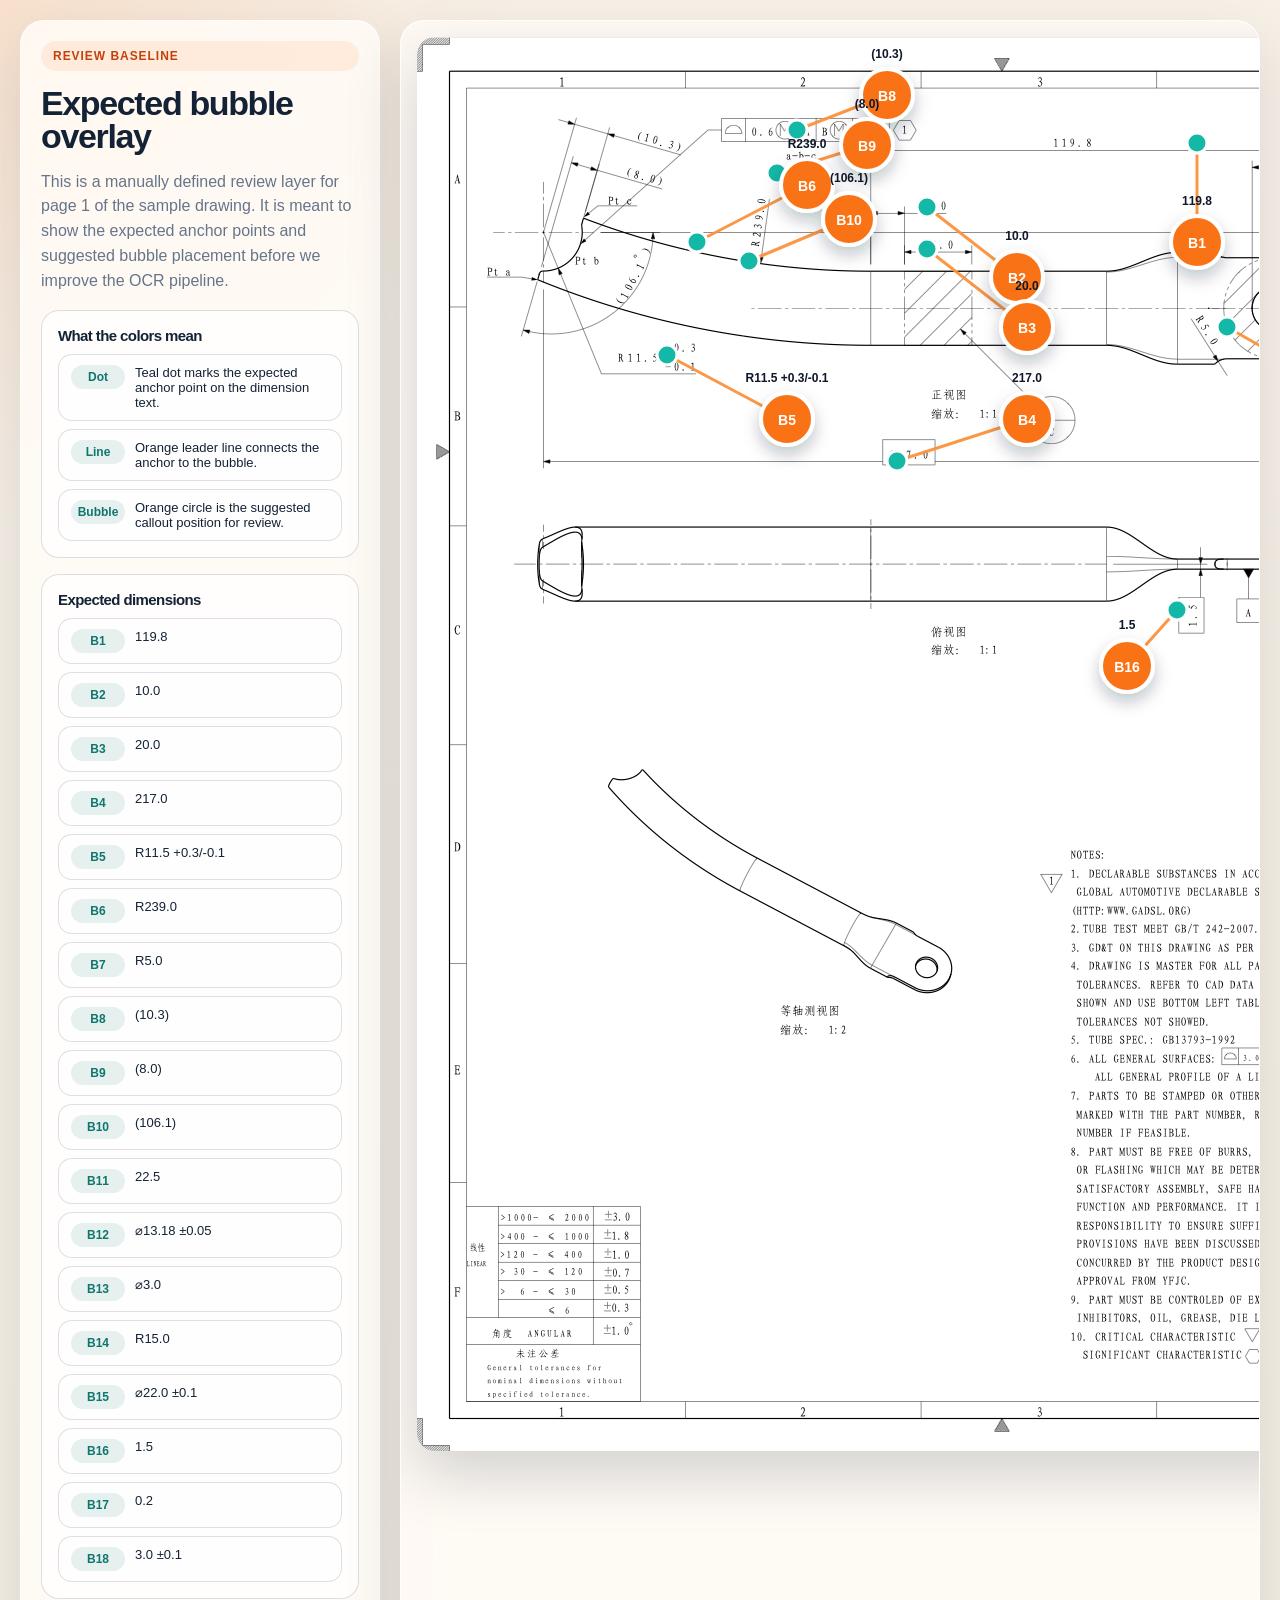
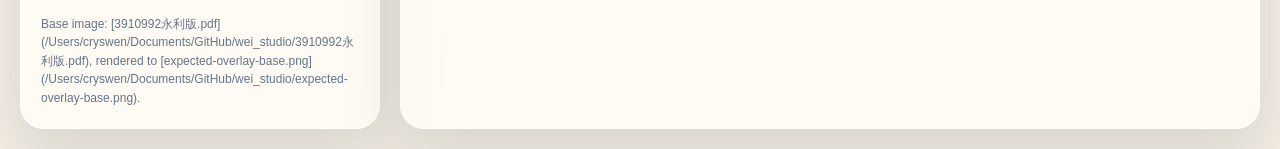
<file: expected-bubble-overlay.html>
<!DOCTYPE html>
<html lang="en">
<head>
  <meta charset="UTF-8" />
  <meta name="viewport" content="width=device-width, initial-scale=1.0" />
  <title>Expected Bubble Overlay</title>
  <style>
    :root {
      --bg: #f3ede3;
      --ink: #132235;
      --muted: #66758a;
      --line: rgba(19, 34, 53, 0.14);
      --panel: rgba(255, 251, 245, 0.9);
      --accent: #f97316;
      --accent-2: #0f766e;
    }

    * {
      box-sizing: border-box;
    }

    body {
      margin: 0;
      font-family: "Avenir Next", "Segoe UI", sans-serif;
      color: var(--ink);
      background:
        radial-gradient(circle at top left, rgba(249, 115, 22, 0.12), transparent 24%),
        linear-gradient(180deg, #f7f0e7 0%, var(--bg) 100%);
    }

    .shell {
      display: grid;
      grid-template-columns: 360px minmax(0, 1fr);
      gap: 20px;
      min-height: 100vh;
      padding: 20px;
    }

    .panel,
    .viewer {
      border-radius: 24px;
      background: var(--panel);
      border: 1px solid rgba(255, 255, 255, 0.65);
      box-shadow: 0 24px 60px rgba(15, 23, 42, 0.12);
      backdrop-filter: blur(16px);
    }

    .panel {
      padding: 20px;
    }

    .viewer {
      padding: 16px;
      overflow: auto;
    }

    h1,
    h2 {
      margin: 0;
      letter-spacing: -0.04em;
    }

    h1 {
      font-size: 34px;
      line-height: 0.98;
    }

    p {
      margin: 0;
      color: var(--muted);
      line-height: 1.55;
    }

    .eyebrow {
      display: inline-flex;
      padding: 8px 12px;
      border-radius: 999px;
      background: rgba(249, 115, 22, 0.1);
      color: #c2410c;
      font-size: 12px;
      font-weight: 800;
      letter-spacing: 0.08em;
      text-transform: uppercase;
    }

    .stack {
      display: grid;
      gap: 16px;
    }

    .card {
      padding: 16px;
      border-radius: 18px;
      border: 1px solid var(--line);
      background: rgba(255, 255, 255, 0.72);
    }

    .card h2 {
      font-size: 15px;
      margin-bottom: 10px;
    }

    .list {
      display: grid;
      gap: 8px;
      font-size: 13px;
    }

    .item {
      display: grid;
      grid-template-columns: 54px minmax(0, 1fr);
      gap: 10px;
      align-items: start;
      padding: 10px 12px;
      border-radius: 14px;
      border: 1px solid var(--line);
      background: rgba(255, 255, 255, 0.78);
    }

    .item strong {
      display: inline-flex;
      justify-content: center;
      padding: 5px 8px;
      border-radius: 999px;
      background: rgba(15, 118, 110, 0.1);
      color: var(--accent-2);
      font-size: 12px;
    }

    .artboard {
      position: relative;
      width: 2000px;
      height: 1414px;
      border-radius: 18px;
      overflow: hidden;
      box-shadow: 0 24px 60px rgba(15, 23, 42, 0.18);
      background: white;
    }

    .artboard img,
    .artboard svg {
      position: absolute;
      inset: 0;
      width: 100%;
      height: 100%;
      display: block;
    }

    .legend {
      font-size: 12px;
      color: var(--muted);
    }

    @media (max-width: 1120px) {
      .shell {
        grid-template-columns: 1fr;
      }
    }
  </style>
</head>
<body>
  <div class="shell">
    <aside class="panel stack">
      <div class="eyebrow">Review Baseline</div>
      <div class="stack">
        <h1>Expected bubble overlay</h1>
        <p>This is a manually defined review layer for page 1 of the sample drawing. It is meant to show the expected anchor points and suggested bubble placement before we improve the OCR pipeline.</p>
      </div>

      <section class="card">
        <h2>What the colors mean</h2>
        <div class="list">
          <div class="item"><strong>Dot</strong><div>Teal dot marks the expected anchor point on the dimension text.</div></div>
          <div class="item"><strong>Line</strong><div>Orange leader line connects the anchor to the bubble.</div></div>
          <div class="item"><strong>Bubble</strong><div>Orange circle is the suggested callout position for review.</div></div>
        </div>
      </section>

      <section class="card">
        <h2>Expected dimensions</h2>
        <div class="list">
          <div class="item"><strong>B1</strong><div>119.8</div></div>
          <div class="item"><strong>B2</strong><div>10.0</div></div>
          <div class="item"><strong>B3</strong><div>20.0</div></div>
          <div class="item"><strong>B4</strong><div>217.0</div></div>
          <div class="item"><strong>B5</strong><div>R11.5 +0.3/-0.1</div></div>
          <div class="item"><strong>B6</strong><div>R239.0</div></div>
          <div class="item"><strong>B7</strong><div>R5.0</div></div>
          <div class="item"><strong>B8</strong><div>(10.3)</div></div>
          <div class="item"><strong>B9</strong><div>(8.0)</div></div>
          <div class="item"><strong>B10</strong><div>(106.1)</div></div>
          <div class="item"><strong>B11</strong><div>22.5</div></div>
          <div class="item"><strong>B12</strong><div>⌀13.18 ±0.05</div></div>
          <div class="item"><strong>B13</strong><div>⌀3.0</div></div>
          <div class="item"><strong>B14</strong><div>R15.0</div></div>
          <div class="item"><strong>B15</strong><div>⌀22.0 ±0.1</div></div>
          <div class="item"><strong>B16</strong><div>1.5</div></div>
          <div class="item"><strong>B17</strong><div>0.2</div></div>
          <div class="item"><strong>B18</strong><div>3.0 ±0.1</div></div>
        </div>
      </section>

      <p class="legend">Base image: [3910992永利版.pdf](/Users/cryswen/Documents/GitHub/wei_studio/3910992永利版.pdf), rendered to [expected-overlay-base.png](/Users/cryswen/Documents/GitHub/wei_studio/expected-overlay-base.png).</p>
    </aside>

    <main class="viewer">
      <div class="artboard">
        <img src="./expected-overlay-base.png" alt="Rendered sample drawing" />
        <svg viewBox="0 0 2000 1414" aria-label="Expected bubble overlay">
          <defs>
            <filter id="shadow" x="-20%" y="-20%" width="140%" height="140%">
              <feDropShadow dx="0" dy="8" stdDeviation="8" flood-color="rgba(15,23,42,0.25)" />
            </filter>
          </defs>

          <g font-family="Avenir Next, Segoe UI, sans-serif">
            <g stroke="#fb923c" stroke-width="3" fill="none" opacity="0.95">
              <line x1="780" y1="106" x2="780" y2="205" />
              <line x1="510" y1="170" x2="600" y2="240" />
              <line x1="510" y1="212" x2="610" y2="290" />
              <line x1="480" y1="424" x2="610" y2="382" />
              <line x1="250" y1="318" x2="370" y2="382" />
              <line x1="280" y1="205" x2="390" y2="148" />
              <line x1="810" y1="290" x2="910" y2="347" />
              <line x1="380" y1="93" x2="470" y2="58" />
              <line x1="360" y1="136" x2="450" y2="108" />
              <line x1="332" y1="224" x2="432" y2="182" />
              <line x1="1000" y1="163" x2="1110" y2="108" />
              <line x1="1070" y1="120" x2="1275" y2="160" />
              <line x1="1040" y1="226" x2="1165" y2="300" />
              <line x1="970" y1="325" x2="1080" y2="392" />
              <line x1="1200" y1="375" x2="1260" y2="520" />
              <line x1="760" y1="573" x2="710" y2="629" />
              <line x1="860" y1="573" x2="930" y2="629" />
              <line x1="965" y1="482" x2="1065" y2="610" />
            </g>

            <g fill="#14b8a6" stroke="#ffffff" stroke-width="3">
              <circle cx="780" cy="106" r="10" />
              <circle cx="510" cy="170" r="10" />
              <circle cx="510" cy="212" r="10" />
              <circle cx="480" cy="424" r="10" />
              <circle cx="250" cy="318" r="10" />
              <circle cx="280" cy="205" r="10" />
              <circle cx="810" cy="290" r="10" />
              <circle cx="380" cy="93" r="10" />
              <circle cx="360" cy="136" r="10" />
              <circle cx="332" cy="224" r="10" />
              <circle cx="1000" cy="163" r="10" />
              <circle cx="1070" cy="120" r="10" />
              <circle cx="1040" cy="226" r="10" />
              <circle cx="970" cy="325" r="10" />
              <circle cx="1200" cy="375" r="10" />
              <circle cx="760" cy="573" r="10" />
              <circle cx="860" cy="573" r="10" />
              <circle cx="965" cy="482" r="10" />
            </g>

            <g filter="url(#shadow)">
              <g>
                <circle cx="780" cy="205" r="26" fill="#f97316" stroke="#ffffff" stroke-width="4" />
                <text x="780" y="211" text-anchor="middle" font-size="14" font-weight="800" fill="#ffffff">B1</text>
              </g>
              <g>
                <circle cx="600" cy="240" r="26" fill="#f97316" stroke="#ffffff" stroke-width="4" />
                <text x="600" y="246" text-anchor="middle" font-size="14" font-weight="800" fill="#ffffff">B2</text>
              </g>
              <g>
                <circle cx="610" cy="290" r="26" fill="#f97316" stroke="#ffffff" stroke-width="4" />
                <text x="610" y="296" text-anchor="middle" font-size="14" font-weight="800" fill="#ffffff">B3</text>
              </g>
              <g>
                <circle cx="610" cy="382" r="26" fill="#f97316" stroke="#ffffff" stroke-width="4" />
                <text x="610" y="388" text-anchor="middle" font-size="14" font-weight="800" fill="#ffffff">B4</text>
              </g>
              <g>
                <circle cx="370" cy="382" r="26" fill="#f97316" stroke="#ffffff" stroke-width="4" />
                <text x="370" y="388" text-anchor="middle" font-size="14" font-weight="800" fill="#ffffff">B5</text>
              </g>
              <g>
                <circle cx="390" cy="148" r="26" fill="#f97316" stroke="#ffffff" stroke-width="4" />
                <text x="390" y="154" text-anchor="middle" font-size="14" font-weight="800" fill="#ffffff">B6</text>
              </g>
              <g>
                <circle cx="910" cy="347" r="26" fill="#f97316" stroke="#ffffff" stroke-width="4" />
                <text x="910" y="353" text-anchor="middle" font-size="14" font-weight="800" fill="#ffffff">B7</text>
              </g>
              <g>
                <circle cx="470" cy="58" r="26" fill="#f97316" stroke="#ffffff" stroke-width="4" />
                <text x="470" y="64" text-anchor="middle" font-size="14" font-weight="800" fill="#ffffff">B8</text>
              </g>
              <g>
                <circle cx="450" cy="108" r="26" fill="#f97316" stroke="#ffffff" stroke-width="4" />
                <text x="450" y="114" text-anchor="middle" font-size="14" font-weight="800" fill="#ffffff">B9</text>
              </g>
              <g>
                <circle cx="432" cy="182" r="26" fill="#f97316" stroke="#ffffff" stroke-width="4" />
                <text x="432" y="188" text-anchor="middle" font-size="14" font-weight="800" fill="#ffffff">B10</text>
              </g>
              <g>
                <circle cx="1110" cy="108" r="26" fill="#f97316" stroke="#ffffff" stroke-width="4" />
                <text x="1110" y="114" text-anchor="middle" font-size="14" font-weight="800" fill="#ffffff">B11</text>
              </g>
              <g>
                <circle cx="1275" cy="160" r="26" fill="#f97316" stroke="#ffffff" stroke-width="4" />
                <text x="1275" y="166" text-anchor="middle" font-size="14" font-weight="800" fill="#ffffff">B12</text>
              </g>
              <g>
                <circle cx="1165" cy="300" r="26" fill="#f97316" stroke="#ffffff" stroke-width="4" />
                <text x="1165" y="306" text-anchor="middle" font-size="14" font-weight="800" fill="#ffffff">B13</text>
              </g>
              <g>
                <circle cx="1080" cy="392" r="26" fill="#f97316" stroke="#ffffff" stroke-width="4" />
                <text x="1080" y="398" text-anchor="middle" font-size="14" font-weight="800" fill="#ffffff">B14</text>
              </g>
              <g>
                <circle cx="1260" cy="520" r="26" fill="#f97316" stroke="#ffffff" stroke-width="4" />
                <text x="1260" y="526" text-anchor="middle" font-size="14" font-weight="800" fill="#ffffff">B15</text>
              </g>
              <g>
                <circle cx="710" cy="629" r="26" fill="#f97316" stroke="#ffffff" stroke-width="4" />
                <text x="710" y="635" text-anchor="middle" font-size="14" font-weight="800" fill="#ffffff">B16</text>
              </g>
              <g>
                <circle cx="930" cy="629" r="26" fill="#f97316" stroke="#ffffff" stroke-width="4" />
                <text x="930" y="635" text-anchor="middle" font-size="14" font-weight="800" fill="#ffffff">B17</text>
              </g>
              <g>
                <circle cx="1065" cy="610" r="26" fill="#f97316" stroke="#ffffff" stroke-width="4" />
                <text x="1065" y="616" text-anchor="middle" font-size="14" font-weight="800" fill="#ffffff">B18</text>
              </g>
            </g>

            <g font-size="12" font-weight="700" fill="#0f172a">
              <text x="780" y="168" text-anchor="middle">119.8</text>
              <text x="600" y="203" text-anchor="middle">10.0</text>
              <text x="610" y="253" text-anchor="middle">20.0</text>
              <text x="610" y="345" text-anchor="middle">217.0</text>
              <text x="370" y="345" text-anchor="middle">R11.5 +0.3/-0.1</text>
              <text x="390" y="111" text-anchor="middle">R239.0</text>
              <text x="910" y="310" text-anchor="middle">R5.0</text>
              <text x="470" y="21" text-anchor="middle">(10.3)</text>
              <text x="450" y="71" text-anchor="middle">(8.0)</text>
              <text x="432" y="145" text-anchor="middle">(106.1)</text>
              <text x="1110" y="71" text-anchor="middle">22.5</text>
              <text x="1275" y="123" text-anchor="middle">⌀13.18 ±0.05</text>
              <text x="1165" y="263" text-anchor="middle">⌀3.0</text>
              <text x="1080" y="355" text-anchor="middle">R15.0</text>
              <text x="1260" y="483" text-anchor="middle">⌀22.0 ±0.1</text>
              <text x="710" y="592" text-anchor="middle">1.5</text>
              <text x="930" y="592" text-anchor="middle">0.2</text>
              <text x="1065" y="573" text-anchor="middle">3.0 ±0.1</text>
            </g>
          </g>
        </svg>
      </div>
    </main>
  </div>
</body>
</html>
</file>
